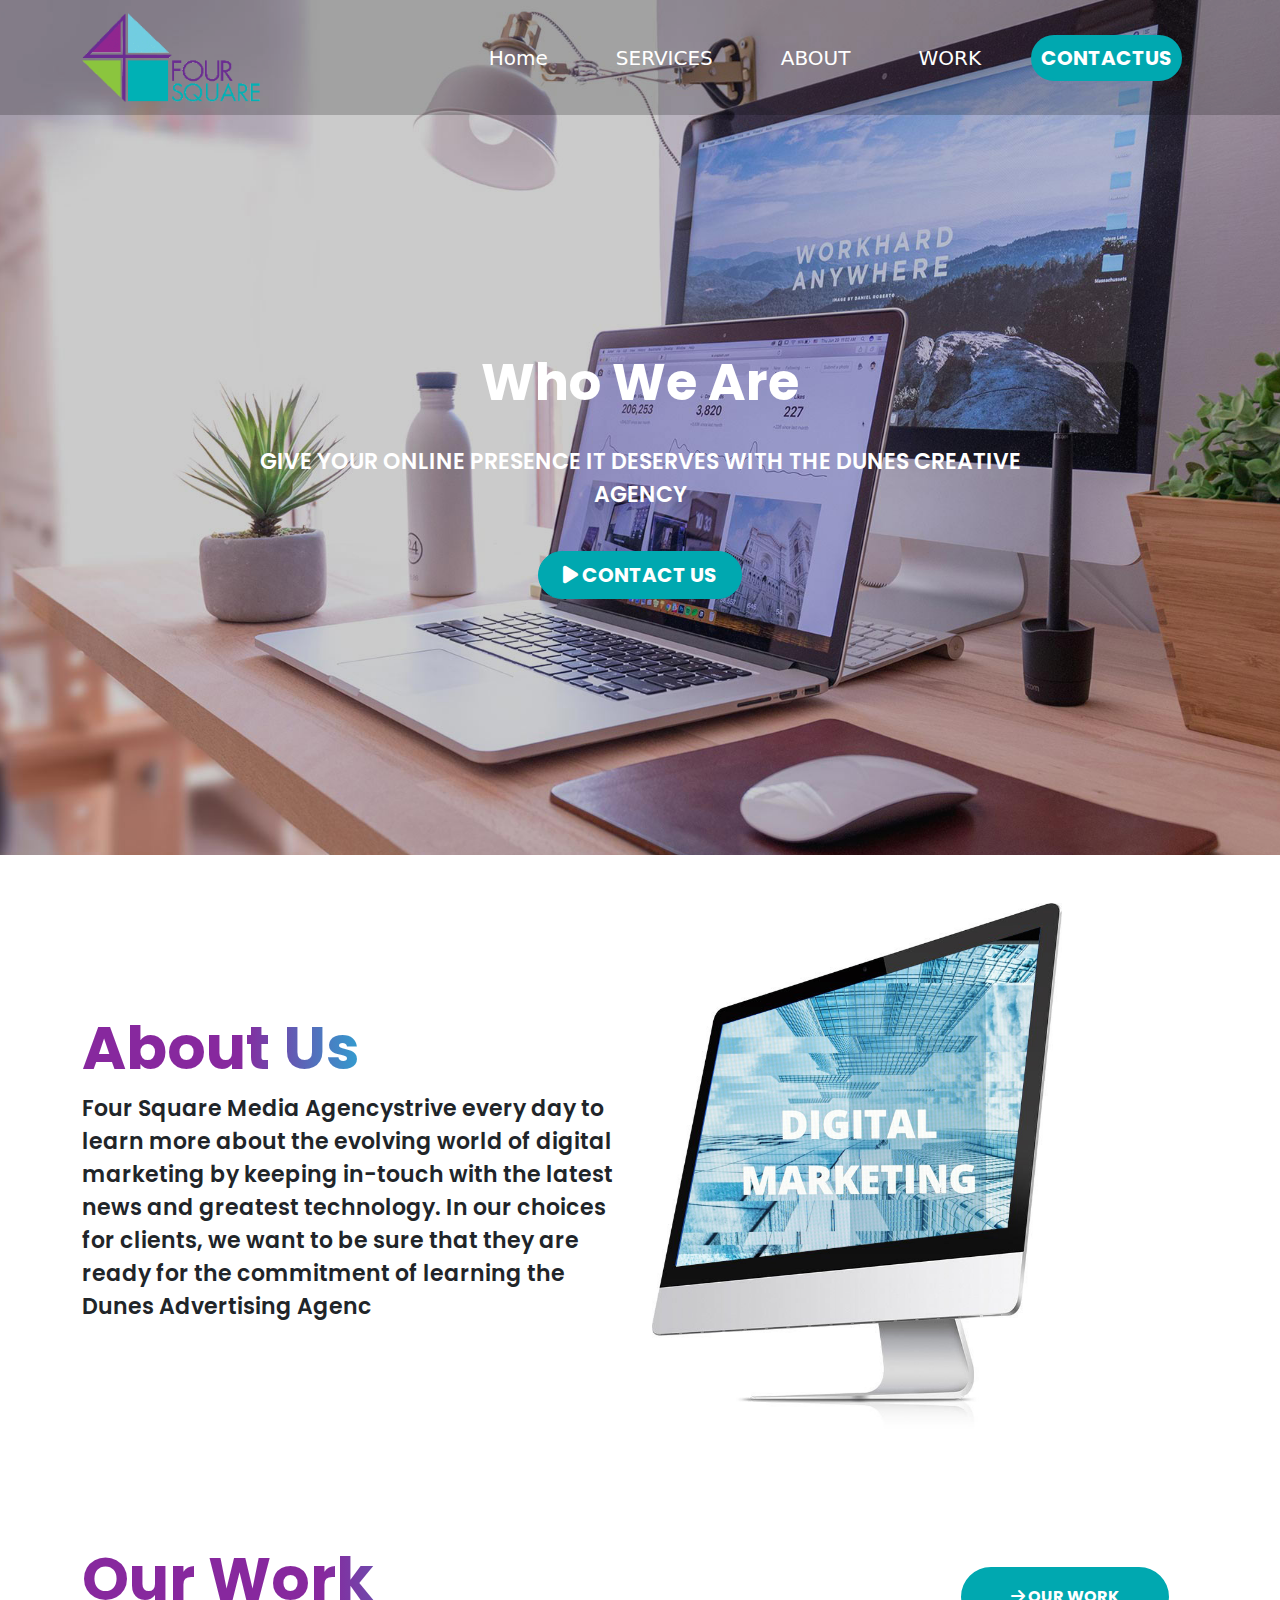
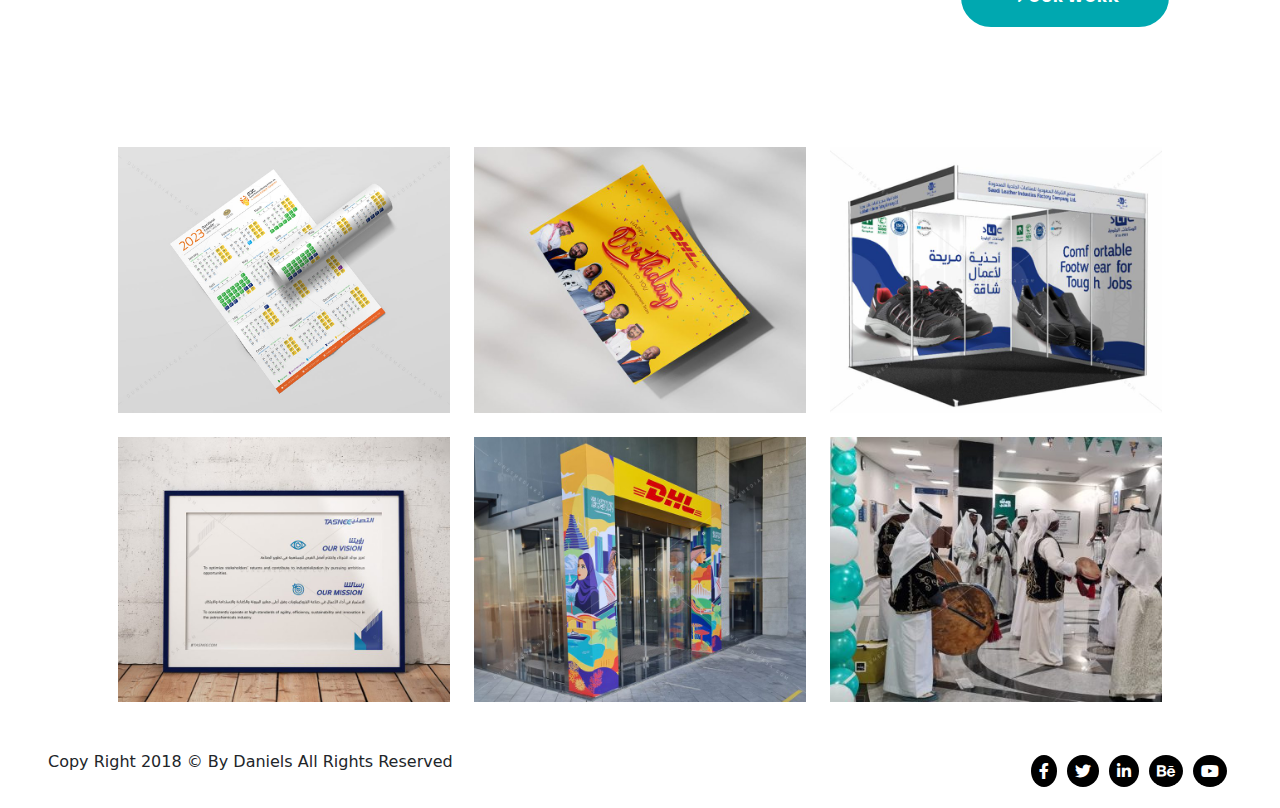
<file: about.html>
<!DOCTYPE html>
<html lang="en">
<head>
    <meta charset="UTF-8">
    <meta http-equiv="X-UA-Compatible" content="IE=edge">
    <meta name="viewport" content="width=device-width, initial-scale=1.0">
    <title>Document</title>
    <link rel="preconnect" href="https://fonts.googleapis.com">
    <link rel="preconnect" href="https://fonts.gstatic.com" crossorigin>
    <link href="https://fonts.googleapis.com/css2?family=Pacifico&family=Poppins:wght@300&display=swap" rel="stylesheet">
    <link rel="stylesheet" href="./css/all.min.css">
    <link rel="stylesheet" href="./css/bootstrap.min.css">
    <link rel="stylesheet" href="./css/about.css">
</head>
<body>
    <header >
        <div class="home overflow-hidden">
            <nav class="navbar navbar-expand-lg   " id="navbar-header">
                <div class="container my-auto ">
                  <a class="navbar-brand fw-bold text-white " href="#"><img src="./img/logo_color.png" class="w-50" alt=""></a>
                  <button class="navbar-toggler" type="button" data-bs-toggle="collapse" data-bs-target="#navbarSupportedContent"
                    aria-controls="navbarSupportedContent" aria-expanded="false" aria-label="Toggle navigation">
                    <span class="navbar-toggler-icon"></span>
                  </button>
                  <div class="collapse navbar-collapse  " id="navbarSupportedContent">
                    <ul class="navbar-nav ms-auto mb-2 mb-lg-0 ">
                      <li class="nav-item px-3">
                        <a class="nav-link active fs-5  text-white" href="./index.html" aria-current="page">Home <span class="visually-hidden">(current)</span></a>
                    </li>
              
                    <li class="nav-item px-3">
                      <a class="nav-link fs-5  text-white" href="./services.html">SERVICES</a>
                  </li>
                    <li class="nav-item px-3">
                        <a class="nav-link fs-5  text-white" href="./about.html">ABOUT</a>
                    </li>
                    <li class="nav-item px-3">
                        <a class="nav-link fs-5  text-white" href="./work.html">WORK</a>
                    </li>
                     
                    </ul>
                    <div class="contact d-flex my-2 my-lg-0 px-3">
                      <a href="./contactUs.html">   <button class="btn  px-2 rounded-5 border-2   rounded-5  text-white fs-5 " type="submit" >CONTACTUS</button>
</a>
                  </div>
                  </div>
                </div>
              </nav>


              <div class=" home-caption  text-white text-center py-5 d-flex align-items-center justify-content-center  w-100  " >
              <div>
                <h1 >
                  
                    Who We Are
                                  </h1>
                  <p class="p-4 ">
                    GIVE YOUR ONLINE PRESENCE IT DESERVES WITH THE DUNES CREATIVE <br> AGENCY
                </p>
            
            
            
                  <button class="btn  rounded-5  text-white fs-5 p-2 px-4 " > 
                    <i class=" fa fa-play button-icon-left" aria-hidden="true" ></i>    CONTACT US
                  </button >
              </div>
          </div>
        </div>
    </header>

    <div class="about p-5">
<div class="container">
    <div class="row">
        <div class="col-md-6  d-flex align-items-center">
           <div class="about-caption">
            <h1 class="title">About Us</h1>
            <p>
                Four Square Media Agencystrive every day to learn more about the evolving world of digital marketing by keeping in-touch with the latest news and greatest technology.
In our choices for clients, we want to be sure that they are ready for the commitment of learning the Dunes Advertising Agenc
            </p>
           </div>
        </div>
        <div class="col-md-6">
            <img src="./img/about.jpg" alt="" class="w-75">
        </div>
    </div>
</div>
    </div>

    <div class="ourWork  p-5 ">
        <div class="container">
    
    <div class="row">
        <div class="col-md-9">
            <h1 class="fw-blod title" style="font-size: 60px; ">Our Work</h1>

        </div>
        <div class="col-md-3">
    
            <button class="btn rounded-5 border-2 py-3 m-4 px-5 text-white" >
              <i class="fa-solid fa-arrow-right" style="color: #ffffff;"></i>  OUR WORK
            </button>
        </div>
    </div>
        </div>
    </div>



    <div class="container p-5">
        <div class="row gy-4">
          <div class="col-md-4">
            <div class="Portfolio-contant overflow-hidden position-relative">
              <img src="./img/calendars-1.jpg" class="w-100" alt="">
        <a href="">
          <div class="layer d-flex align-items-center justify-content-center">
            <div class="Portfolio-text text-center">
              <i class="fa-solid fa-link fs-1" style="color: #1ca0ba;" ></i>              
            </div>
          </div>
        </a>
            </div>
          </div>
          <div class="col-md-4">
            <div class="Portfolio-contant overflow-hidden position-relative">
              <img src="./img/dhl-1-800x640.jpg" class="w-100" alt="">
              <a href="">
                <div class="layer d-flex align-items-center justify-content-center">
                  <div class="Portfolio-text text-center">
                    <i class="fa-solid fa-link fs-1" style="color: #1ca0ba;" ></i>              
                  </div>
                </div>
              </a>
            </div>
          </div>
          <div class="col-md-4">
            <div class="Portfolio-contant overflow-hidden position-relative">
              <img src="./img/slic-1-800x640.jpg" class="w-100" alt="">
              <a href="">
                <div class="layer d-flex align-items-center justify-content-center">
                  <div class="Portfolio-text text-center">
                    <i class="fa-solid fa-link fs-1" style="color: #1ca0ba;" ></i>              
                  </div>
                </div>
              </a>
            </div>
          </div>
          <div class="col-md-4">
            <div class="Portfolio-contant overflow-hidden position-relative">
              <img src="./img/tasnee-1-800x640.jpg" class="w-100" alt="">
              <a href="">
                <div class="layer d-flex align-items-center justify-content-center">
                  <div class="Portfolio-text text-center">
                    <i class="fa-solid fa-link fs-1" style="color: #1ca0ba;" ></i>              
                  </div>
                </div>
              </a>
            </div>
          </div>
          <div class="col-md-4">
            <div class="Portfolio-contant overflow-hidden position-relative">
              <img src="./img/dhl-national-day-4-800x640.jpg" class="w-100" alt="">
              <a href="">
                <div class="layer d-flex align-items-center justify-content-center">
                  <div class="Portfolio-text text-center">
                    <i class="fa-solid fa-link fs-1" style="color: #1ca0ba;" ></i>              
                  </div>
                </div>
              </a>
            </div>
          </div>
          <div class="col-md-4">
            <div class="Portfolio-contant overflow-hidden position-relative">
              <img src="./img/Marafiq_national_day_2-400x320.jpg" class="w-100" alt="">
              <a href="">
                <div class="layer d-flex align-items-center justify-content-center">
                  <div class="Portfolio-text text-center">
                    <i class="fa-solid fa-link fs-1" style="color: #1ca0ba;" ></i>              
                  </div>
                </div>
              </a>
            </div>
          </div>
    
    
        </div>
      </div>


<!-- footer -->
<footer class=" px-5">
    <div class="d-flex justify-content-between fw-medium ">
        <p>Copy Right 2018 © By Daniels All Rights Reserved</p> 
    
    
        <div class="social-icons d-flex justify-content-around align-items-center text-white ">
            <ul class="d-flex social-icon">
              <li>
                <a href="https://www.facebook.com/" target="_blank"><i class="fa-brands fa-facebook-f p-2"></i></a>
              </li>
              <li>
                <a href="https://www.twitter.com/" target="_blank"><i class="fa-brands fa-twitter p-2"></i></a>
              </li>
              <li>
                <a href="https://www.facebook.com/" target="_blank"><i class="fa-brands fa-linkedin-in p-2"></i></i></a>
              </li>
              <li>
                <a href="https://www.linkedin.com/" target="_blank"><i class="fa-brands fa-behance p-2"></i></a>
              </li>
              <li>
                <a href="https://www.youtube.com/" target="_blank"><i class="fa-brands fa-youtube p-2"></i></a>
              </li>
            </ul>
            
          </div>
    </div>
      
    </footer>
    


    <script src="./js/bootstrap.bundle.min.js"></script>

</body>
</html>
</file>
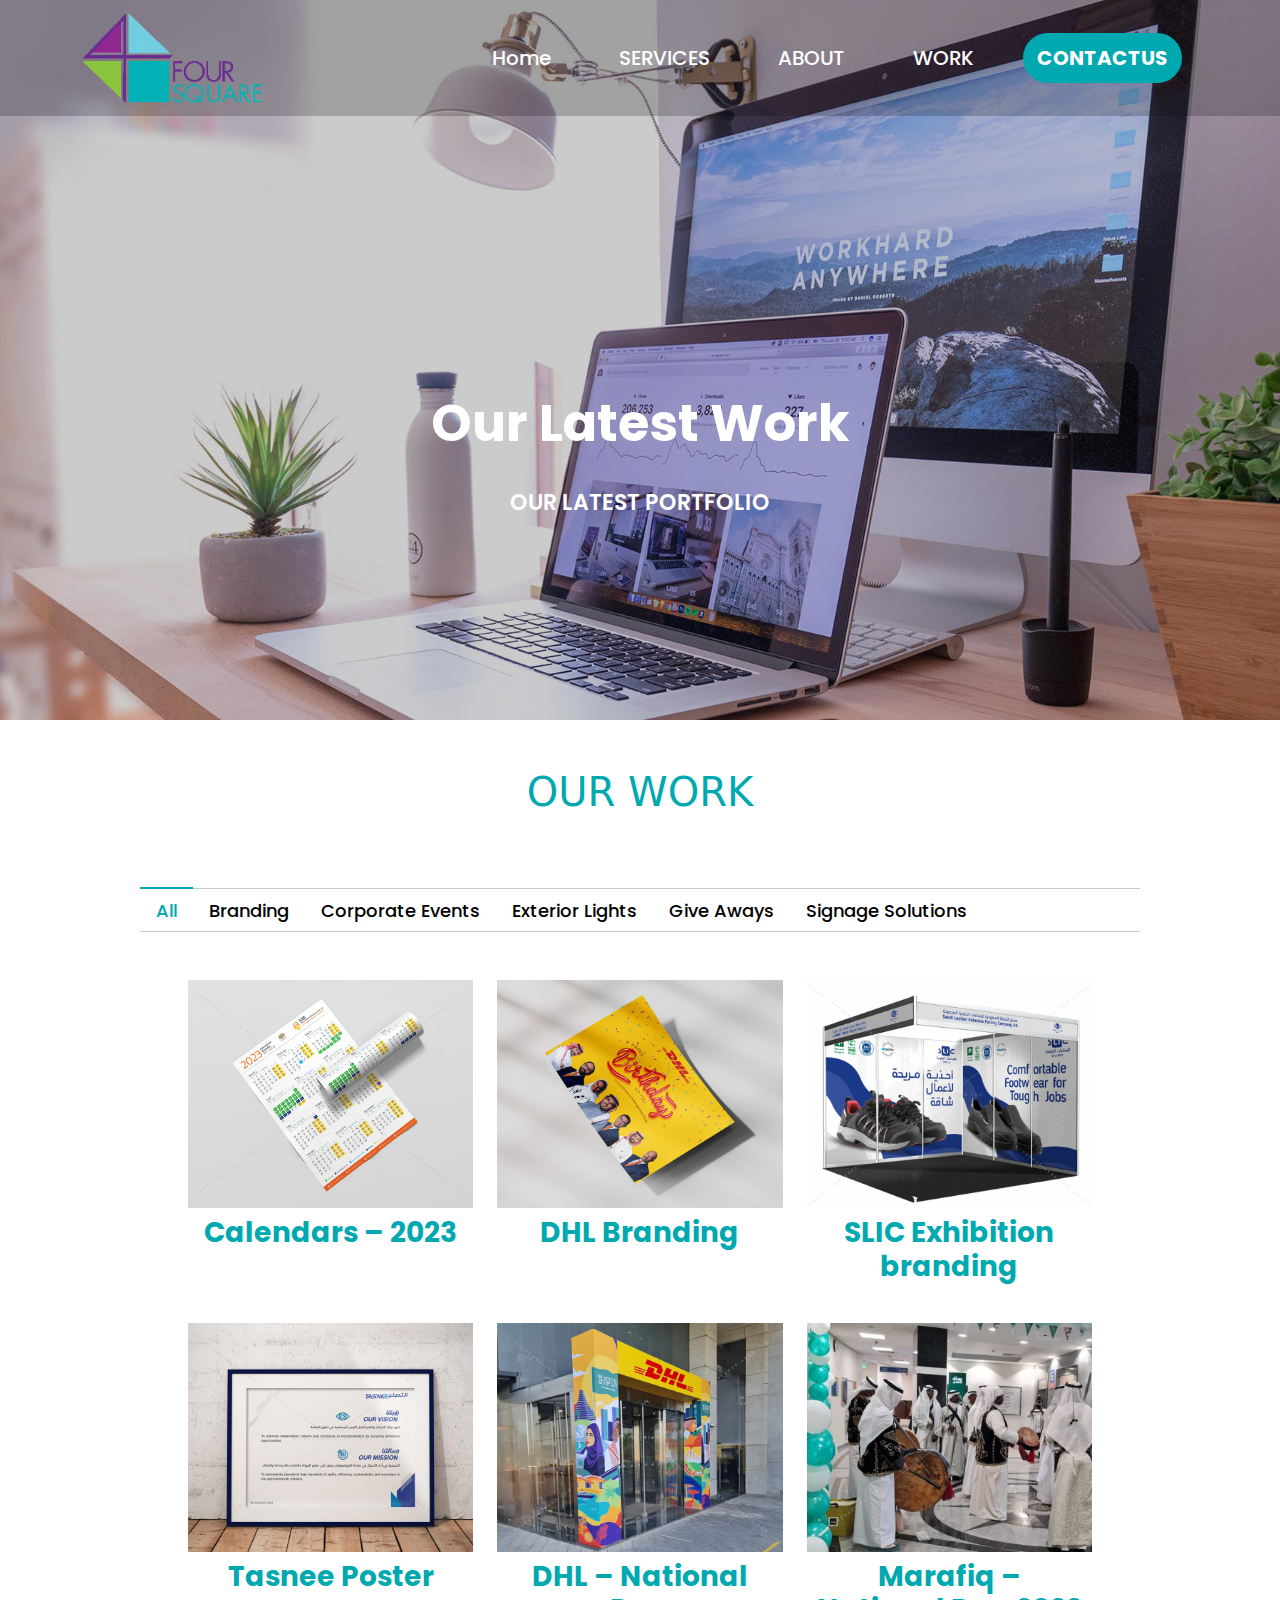
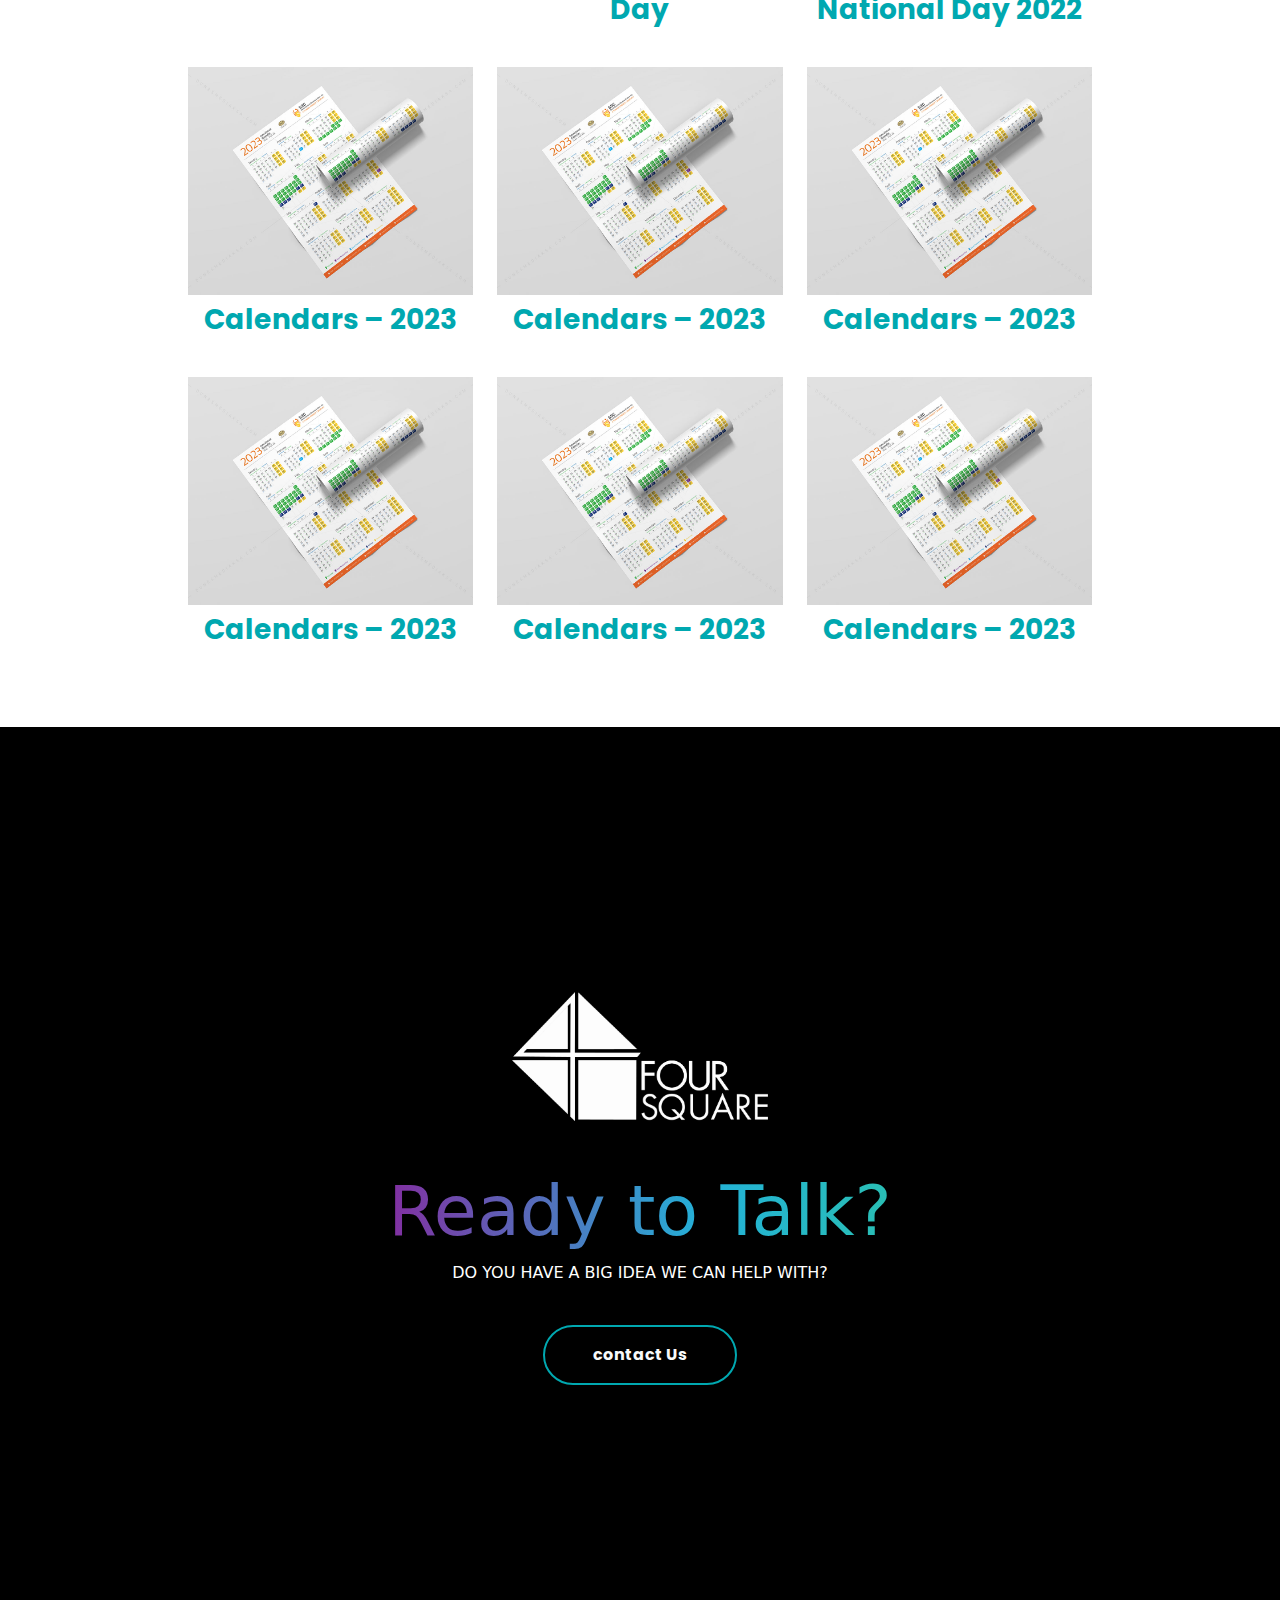
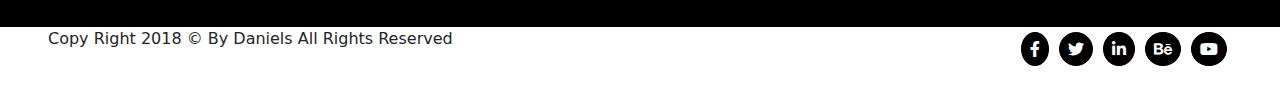
<file: work.html>
<!DOCTYPE html>
<html lang="en">
<head>
    <meta charset="UTF-8">
    <meta http-equiv="X-UA-Compatible" content="IE=edge">
    <meta name="viewport" content="width=device-width, initial-scale=1.0">
    <title>Document</title>
    <link rel="preconnect" href="https://fonts.googleapis.com">
    <link rel="preconnect" href="https://fonts.gstatic.com" crossorigin>
    <link href="https://fonts.googleapis.com/css2?family=Pacifico&family=Poppins:wght@300&display=swap" rel="stylesheet">
    <link rel="stylesheet" href="./css/all.min.css">
    <link rel="stylesheet" href="./css/bootstrap.min.css">
    <link rel="stylesheet" href="./css/work.css">
</head>
<body>
    
    <header>
        <div class="home overflow-hidden">
            <nav class="navbar navbar-expand-lg   " id="navbar-header">
                <div class="container w-100 my-auto ">
                  <a class="navbar-brand fw-bold text-white " href="#"><img src="./img/logo_color.png" class="w-50" alt=""></a>
                  <button class="navbar-toggler" type="button" data-bs-toggle="collapse" data-bs-target="#navbarSupportedContent"
                    aria-controls="navbarSupportedContent" aria-expanded="false" aria-label="Toggle navigation">
                    <span class="navbar-toggler-icon"></span>
                  </button>
                  <div class="collapse navbar-collapse  " id="navbarSupportedContent">
                    <ul class="navbar-nav ms-auto mb-2 mb-lg-0 ">
                      <li class="nav-item px-3">
                        <a class="nav-link  fs-5  text-white" href="./index.html" aria-current="page">Home <span class="visually-hidden">(current)</span></a>
                    </li>
              
                    <li class="nav-item px-3">
                      <a class="nav-link fs-5  text-white" href="./services.html">SERVICES</a>
                  </li>
                    <li class="nav-item px-3">
                        <a class="nav-link fs-5  text-white" href="./about.html">ABOUT</a>
                    </li>
                    <li class="nav-item px-3">
                        <a class="nav-link fs-5  text-white" href="./work.html">WORK</a>
                    </li>
                     
                    </ul>
                    <div class="contact d-flex my-2 my-lg-0 px-3">
                      <a href="./contactUs.html">   <button class="btn my-2 my-sm-0 rounded-5 border-2 py-2  rounded-5  text-white fs-5 " type="submit" >CONTACTUS</button> </a>
                      </div>
                  </div>
                </div>
              </nav>


              <div class=" home-caption  text-white text-center py-5 d-flex align-items-center justify-content-center  w-100  " >
              <div>
                <h1 >
                  
                    Our Latest Work

                                  </h1>
                  <p class="p-4 ">
                    OUR LATEST PORTFOLIO
                                </p>
            
            
            
       
              </div>
          </div>
        </div>
    </header>


    <div class="container py-5   text-center " style="color: rgb(0,168,176); "> 
        <h1> OUR WORK</h1>
        <!-- <div class="line left"></div>
        <div class="line center"></div>
        <div class="line right"></div> -->
    </div>

<div class="ourWork py-3 ">    
    <div class="container ">
        <hr>
        <ul class="nav nav-tabs border-0 p-0" id="myTab" role="tablist">
            <li class="nav-item" role="presentation">
              <button class="nav-link active" id="home-tab" data-bs-toggle="tab" data-bs-target="#home-tab-pane" type="button" role="tab" aria-controls="home-tab-pane" aria-selected="true">All</button>
            </li>
            <li class="nav-item" role="presentation">
              <button class="nav-link" id="Branding-tab" data-bs-toggle="tab" data-bs-target="#Branding-tab-pane" type="button" role="tab" aria-controls="Branding-tab-pane" aria-selected="false">Branding</button>
            </li>
            <li class="nav-item" role="presentation">
              <button class="nav-link" id="CorporateEvents-tab" data-bs-toggle="tab" data-bs-target="#CorporateEvents-tab-pane" type="button" role="tab" aria-controls="CorporateEvents-tab-pane" aria-selected="false">Corporate Events</button>
            </li>
            <li class="nav-item" role="presentation">
                <button class="nav-link" id="Exterior-tab" data-bs-toggle="tab" data-bs-target="#Exterior-tab-pane" type="button" role="tab" aria-controls="Exterior-tab-pane" aria-selected="false">Exterior Lights</button>
              </li>
                   <li class="nav-item" role="presentation">
                <button class="nav-link" id="GiveAways-tab" data-bs-toggle="tab" data-bs-target="#GiveAways-tab-pane" type="button" role="tab" aria-controls="GiveAways-tab-pane" aria-selected="false">Give Aways</button>
                      </li>
              <li class="nav-item" role="presentation">
                <button class="nav-link" id="SignageSolutions-tab" data-bs-toggle="tab" data-bs-target="#SignageSolutions-tab-pane" type="button" role="tab" aria-controls="SignageSolutions-tab-pane" aria-selected="false">Signage Solutions</button>
              </li>
         
          </ul>
          <hr>
          <div class="tab-content" id="myTabContent">
            <div class="tab-pane fade show active" id="home-tab-pane" role="tabpanel" aria-labelledby="home-tab" tabindex="0">

                <div class="container w-auto p-5">
                <div class="row gy-4">
                  <div class="col-md-4 text text">
                    <div class="Portfolio-contant overflow-hidden position-relative">
                      <img src="./img/calendars-1.jpg" class="w-100" alt="">
                <a href="">
                  <div class="layer d-flex align-items-center justify-content-center">
                    <div class="Portfolio-text text-center">
                      <i class="fa-solid fa-link fs-1" style="color: #1ca0ba;" ></i>              
                    </div>
                  </div>
                </a>

                    </div>
                    <h3 class="p-2 text-center "> Calendars – 2023 </h3>

                  </div>
                  <div class="col-md-4 text">
                    <div class="Portfolio-contant overflow-hidden position-relative">
                      <img src="./img/dhl-1-800x640.jpg" class="w-100" alt="">
                      <a href="">
                        <div class="layer d-flex align-items-center justify-content-center">
                          <div class="Portfolio-text text-center">
                            <i class="fa-solid fa-link fs-1" style="color: #1ca0ba;" ></i>              
                          </div>
                        </div>
                      </a>
                    </div>
                    <h3 class="p-2 text-center"> DHL Branding </h3>

                  </div>
                  <div class="col-md-4 text">
                    <div class="Portfolio-contant overflow-hidden position-relative">
                      <img src="./img/slic-1-800x640.jpg" class="w-100" alt="">
                      <a href="">
                        <div class="layer d-flex align-items-center justify-content-center">
                          <div class="Portfolio-text text-center">
                            <i class="fa-solid fa-link fs-1" style="color: #1ca0ba;" ></i>              
                          </div>
                        </div>
                      </a>
                    </div>
                    <h3 class="p-2 text-center"> SLIC Exhibition branding </h3>
                  </div>
                  <div class="col-md-4 text">
                    <div class="Portfolio-contant overflow-hidden position-relative">
                      <img src="./img/tasnee-1-800x640.jpg" class="w-100" alt="">
                      <a href="">
                        <div class="layer d-flex align-items-center justify-content-center">
                          <div class="Portfolio-text text-center">
                            <i class="fa-solid fa-link fs-1" style="color: #1ca0ba;" ></i>              
                          </div>
                        </div>
                      </a>
                    </div>

                    <h3 class="p-2 text-center">  Tasnee Poster </h3>

                  </div>
                  <div class="col-md-4 text">
                    <div class="Portfolio-contant overflow-hidden position-relative">
                      <img src="./img/dhl-national-day-4-800x640.jpg" class="w-100" alt="">
                      <a href="">
                        <div class="layer d-flex align-items-center justify-content-center">
                          <div class="Portfolio-text text-center">
                            <i class="fa-solid fa-link fs-1" style="color: #1ca0ba;" ></i>              
                          </div>
                        </div>
                      </a>
                    </div>
                    <h3 class="p-2 text-center"> DHL – National Day </h3>

                  </div>
                  <div class="col-md-4 text">
                    <div class="Portfolio-contant overflow-hidden position-relative">
                      <img src="./img/Marafiq_national_day_2-400x320.jpg" class="w-100" alt="">
                      <a href="">
                        <div class="layer d-flex align-items-center justify-content-center">
                          <div class="Portfolio-text text-center">
                            <i class="fa-solid fa-link fs-1" style="color: #1ca0ba;" ></i>              
                          </div>
                        </div>
                      </a>
                    </div>
                    <h3 class="p-2 text-center"> Marafiq – National Day 2022 </h3>
 
                  </div>
            

                  <div class="col-md-4 text">
                    <div class="Portfolio-contant overflow-hidden position-relative">
                      <img src="./img/calendars-1.jpg" class="w-100" alt="">
                <a href="">
                  <div class="layer d-flex align-items-center justify-content-center">
                    <div class="Portfolio-text text-center">
                      <i class="fa-solid fa-link fs-1" style="color: #1ca0ba;" ></i>              
                    </div>
                  </div>
                </a>

                    </div>
                    <h3 class="p-2 text-center "> Calendars – 2023 </h3>

                  </div>

                  <div class="col-md-4 text">
                    <div class="Portfolio-contant overflow-hidden position-relative">
                      <img src="./img/calendars-1.jpg" class="w-100" alt="">
                <a href="">
                  <div class="layer d-flex align-items-center justify-content-center">
                    <div class="Portfolio-text text-center">
                      <i class="fa-solid fa-link fs-1" style="color: #1ca0ba;" ></i>              
                    </div>
                  </div>
                </a>

                    </div>
                    <h3 class="p-2 text-center "> Calendars – 2023 </h3>

                  </div>

                  <div class="col-md-4 text">
                    <div class="Portfolio-contant overflow-hidden position-relative">
                      <img src="./img/calendars-1.jpg" class="w-100" alt="">
                <a href="">
                  <div class="layer d-flex align-items-center justify-content-center">
                    <div class="Portfolio-text text-center">
                      <i class="fa-solid fa-link fs-1" style="color: #1ca0ba;" ></i>              
                    </div>
                  </div>
                </a>

                    </div>
                    <h3 class="p-2 text-center "> Calendars – 2023 </h3>

                  </div>
                  
                  <div class="col-md-4 text">
                    <div class="Portfolio-contant overflow-hidden position-relative">
                      <img src="./img/calendars-1.jpg" class="w-100" alt="">
                <a href="">
                  <div class="layer d-flex align-items-center justify-content-center">
                    <div class="Portfolio-text text-center">
                      <i class="fa-solid fa-link fs-1" style="color: #1ca0ba;" ></i>              
                    </div>
                  </div>
                </a>

                    </div>
                    <h3 class="p-2 text-center "> Calendars – 2023 </h3>

                  </div>

                  <div class="col-md-4 text">
                    <div class="Portfolio-contant overflow-hidden position-relative">
                      <img src="./img/calendars-1.jpg" class="w-100" alt="">
                <a href="">
                  <div class="layer d-flex align-items-center justify-content-center">
                    <div class="Portfolio-text text-center">
                      <i class="fa-solid fa-link fs-1" style="color: #1ca0ba;" ></i>              
                    </div>
                  </div>
                </a>

                    </div>
                    <h3 class="p-2 text-center "> Calendars – 2023 </h3>

                  </div>
                  <div class="col-md-4 text">
                    <div class="Portfolio-contant overflow-hidden position-relative">
                      <img src="./img/calendars-1.jpg" class="w-100" alt="">
                <a href="">
                  <div class="layer d-flex align-items-center justify-content-center">
                    <div class="Portfolio-text text-center">
                      <i class="fa-solid fa-link fs-1" style="color: #1ca0ba;" ></i>              
                    </div>
                  </div>
                </a>

                    </div>
                    <h3 class="p-2 text-center "> Calendars – 2023 </h3>

                  </div>
                </div>
              </div></div>
            <div class="tab-pane fade" id="Branding-tab-pane" role="tabpanel" aria-labelledby="Branding-tab" tabindex="0">   
                <div class="container w-auto p-5">
                <div class="row gy-4">
                  <div class="col-md-4 text">
                    <div class="Portfolio-contant overflow-hidden position-relative">
                      <img src="./img/calendars-1.jpg" class="w-100" alt="">
                <a href="">
                  <div class="layer d-flex align-items-center justify-content-center">
                    <div class="Portfolio-text text-center">
                      <i class="fa-solid fa-link fs-1" style="color: #1ca0ba;" ></i>              
                    </div>
                  </div>
                </a>

                    </div>
                    <h3 class="p-2 text-center "> Calendars – 2023 </h3>

                  </div>
                  <div class="col-md-4 text">
                    <div class="Portfolio-contant overflow-hidden position-relative">
                      <img src="./img/dhl-1-800x640.jpg" class="w-100" alt="">
                      <a href="">
                        <div class="layer d-flex align-items-center justify-content-center">
                          <div class="Portfolio-text text-center">
                            <i class="fa-solid fa-link fs-1" style="color: #1ca0ba;" ></i>              
                          </div>
                        </div>
                      </a>
                    </div>
                    <h3 class="p-2 text-center"> DHL Branding </h3>

                  </div>
                  <div class="col-md-4 text">
                    <div class="Portfolio-contant overflow-hidden position-relative">
                      <img src="./img/slic-1-800x640.jpg" class="w-100" alt="">
                      <a href="">
                        <div class="layer d-flex align-items-center justify-content-center">
                          <div class="Portfolio-text text-center">
                            <i class="fa-solid fa-link fs-1" style="color: #1ca0ba;" ></i>              
                          </div>
                        </div>
                      </a>
                    </div>
                    <h3 class="p-2 text-center"> SLIC Exhibition branding </h3>
                  </div>
                  <div class="col-md-4 text">
                    <div class="Portfolio-contant overflow-hidden position-relative">
                      <img src="./img/tasnee-1-800x640.jpg" class="w-100" alt="">
                      <a href="">
                        <div class="layer d-flex align-items-center justify-content-center">
                          <div class="Portfolio-text text-center">
                            <i class="fa-solid fa-link fs-1" style="color: #1ca0ba;" ></i>              
                          </div>
                        </div>
                      </a>
                    </div>

                    <h3 class="p-2 text-center">  Tasnee Poster </h3>

                  </div>
                 
                 

                
                
                </div>
              </div>
            </div>
            <div class="tab-pane fade" id="CorporateEvents-tab-pane" role="tabpanel" aria-labelledby="CorporateEvents-tab" tabindex="0">      <div class="container w-auto p-5">
                <div class="row gy-4">
                  <div class="col-md-4 text">
                    <div class="Portfolio-contant overflow-hidden position-relative">
                      <img src="./img/calendars-1.jpg" class="w-100" alt="">
                <a href="">
                  <div class="layer d-flex align-items-center justify-content-center">
                    <div class="Portfolio-text text-center">
                      <i class="fa-solid fa-link fs-1" style="color: #1ca0ba;" ></i>              
                    </div>
                  </div>
                </a>

                    </div>
                    <h3 class="p-2 text-center "> Calendars – 2023 </h3>

                  </div>
                  <div class="col-md-4 text">
                    <div class="Portfolio-contant overflow-hidden position-relative">
                      <img src="./img/dhl-1-800x640.jpg" class="w-100" alt="">
                      <a href="">
                        <div class="layer d-flex align-items-center justify-content-center">
                          <div class="Portfolio-text text-center">
                            <i class="fa-solid fa-link fs-1" style="color: #1ca0ba;" ></i>              
                          </div>
                        </div>
                      </a>
                    </div>
                    <h3 class="p-2 text-center"> DHL Branding </h3>

                  </div>
                  <div class="col-md-4 text">
                    <div class="Portfolio-contant overflow-hidden position-relative">
                      <img src="./img/slic-1-800x640.jpg" class="w-100" alt="">
                      <a href="">
                        <div class="layer d-flex align-items-center justify-content-center">
                          <div class="Portfolio-text text-center">
                            <i class="fa-solid fa-link fs-1" style="color: #1ca0ba;" ></i>              
                          </div>
                        </div>
                      </a>
                    </div>
                    <h3 class="p-2 text-center"> SLIC Exhibition branding </h3>
                  </div>
                  <div class="col-md-4 text">
                    <div class="Portfolio-contant overflow-hidden position-relative">
                      <img src="./img/tasnee-1-800x640.jpg" class="w-100" alt="">
                      <a href="">
                        <div class="layer d-flex align-items-center justify-content-center">
                          <div class="Portfolio-text text-center">
                            <i class="fa-solid fa-link fs-1" style="color: #1ca0ba;" ></i>              
                          </div>
                        </div>
                      </a>
                    </div>

                    <h3 class="p-2 text-center">  Tasnee Poster </h3>

                  </div>
                 
                 

                
                
                </div>
              </div></div>
            <div class="tab-pane fade" id="Exterior-tab-pane" role="tabpanel" aria-labelledby="Exterior-tab" tabindex="0">
                <div class="container w-auto p-5">
                    <div class="row gy-4">
                      <div class="col-md-4 text">
                        <div class="Portfolio-contant overflow-hidden position-relative">
                          <img src="./img/calendars-1.jpg" class="w-100" alt="">
                    <a href="">
                      <div class="layer d-flex align-items-center justify-content-center">
                        <div class="Portfolio-text text-center">
                          <i class="fa-solid fa-link fs-1" style="color: #1ca0ba;" ></i>              
                        </div>
                      </div>
                    </a>
    
                        </div>
                        <h3 class="p-2 text-center "> Calendars – 2023 </h3>
    
                      </div>
                      <div class="col-md-4 text">
                        <div class="Portfolio-contant overflow-hidden position-relative">
                          <img src="./img/dhl-1-800x640.jpg" class="w-100" alt="">
                          <a href="">
                            <div class="layer d-flex align-items-center justify-content-center">
                              <div class="Portfolio-text text-center">
                                <i class="fa-solid fa-link fs-1" style="color: #1ca0ba;" ></i>              
                              </div>
                            </div>
                          </a>
                        </div>
                        <h3 class="p-2 text-center"> DHL Branding </h3>
    
                      </div>
                    
                
                     
                     
    
                    
                    
                    </div>
                  </div>
            </div>
            <div class="tab-pane fade" id="GiveAways-tab-pane" role="tabpanel" aria-labelledby="GiveAways-tab" tabindex="0"><div class="container w-auto p-5">
                <div class="row gy-4">
                  <div class="col-md-4 text">
                    <div class="Portfolio-contant overflow-hidden position-relative">
                      <img src="./img/calendars-1.jpg" class="w-100" alt="">
                <a href="">
                  <div class="layer d-flex align-items-center justify-content-center">
                    <div class="Portfolio-text text-center">
                      <i class="fa-solid fa-link fs-1" style="color: #1ca0ba;" ></i>              
                    </div>
                  </div>
                </a>

                    </div>
                    <h3 class="p-2 text-center "> Calendars – 2023 </h3>

                  </div>
                  <div class="col-md-4 text">
                    <div class="Portfolio-contant overflow-hidden position-relative">
                      <img src="./img/dhl-1-800x640.jpg" class="w-100" alt="">
                      <a href="">
                        <div class="layer d-flex align-items-center justify-content-center">
                          <div class="Portfolio-text text-center">
                            <i class="fa-solid fa-link fs-1" style="color: #1ca0ba;" ></i>              
                          </div>
                        </div>
                      </a>
                    </div>
                    <h3 class="p-2 text-center"> DHL Branding </h3>

                  </div>
                  <div class="col-md-4 text">
                    <div class="Portfolio-contant overflow-hidden position-relative">
                      <img src="./img/slic-1-800x640.jpg" class="w-100" alt="">
                      <a href="">
                        <div class="layer d-flex align-items-center justify-content-center">
                          <div class="Portfolio-text text-center">
                            <i class="fa-solid fa-link fs-1" style="color: #1ca0ba;" ></i>              
                          </div>
                        </div>
                      </a>
                    </div>
                    <h3 class="p-2 text-center"> SLIC Exhibition branding </h3>
                  </div>
                  <div class="col-md-4 text">
                    <div class="Portfolio-contant overflow-hidden position-relative">
                      <img src="./img/tasnee-1-800x640.jpg" class="w-100" alt="">
                      <a href="">
                        <div class="layer d-flex align-items-center justify-content-center">
                          <div class="Portfolio-text text-center">
                            <i class="fa-solid fa-link fs-1" style="color: #1ca0ba;" ></i>              
                          </div>
                        </div>
                      </a>
                    </div>

                    <h3 class="p-2 text-center">  Tasnee Poster </h3>

                  </div>
                  <div class="col-md-4 text">
                    <div class="Portfolio-contant overflow-hidden position-relative">
                      <img src="./img/dhl-national-day-4-800x640.jpg" class="w-100" alt="">
                      <a href="">
                        <div class="layer d-flex align-items-center justify-content-center">
                          <div class="Portfolio-text text-center">
                            <i class="fa-solid fa-link fs-1" style="color: #1ca0ba;" ></i>              
                          </div>
                        </div>
                      </a>
                    </div>
                    <h3 class="p-2 text-center"> DHL – National Day </h3>

                  </div>
                  <div class="col-md-4 text">
                    <div class="Portfolio-contant overflow-hidden position-relative">
                      <img src="./img/Marafiq_national_day_2-400x320.jpg" class="w-100" alt="">
                      <a href="">
                        <div class="layer d-flex align-items-center justify-content-center">
                          <div class="Portfolio-text text-center">
                            <i class="fa-solid fa-link fs-1" style="color: #1ca0ba;" ></i>              
                          </div>
                        </div>
                      </a>
                    </div>
                    <h3 class="p-2 text-center"> Marafiq – National Day 2022 </h3>
 
                  </div>
            

                  



                  
                </div>
              </div></div>
            <div class="tab-pane fade" id="SignageSolutions-tab-pane" role="tabpanel" aria-labelledby="SignageSolutions-tab" tabindex="0">      <div class="container w-auto p-5">
                <div class="row gy-4">
                  <div class="col-md-4 text">
                    <div class="Portfolio-contant overflow-hidden position-relative">
                      <img src="./img/calendars-1.jpg" class="w-100" alt="">
                <a href="">
                  <div class="layer d-flex align-items-center justify-content-center">
                    <div class="Portfolio-text text-center">
                      <i class="fa-solid fa-link fs-1" style="color: #1ca0ba;" ></i>              
                    </div>
                  </div>
                </a>

                    </div>
                    <h3 class="p-2 text-center "> Calendars – 2023 </h3>

                  </div>
                  <div class="col-md-4 text">
                    <div class="Portfolio-contant overflow-hidden position-relative">
                      <img src="./img/dhl-1-800x640.jpg" class="w-100" alt="">
                      <a href="">
                        <div class="layer d-flex align-items-center justify-content-center">
                          <div class="Portfolio-text text-center">
                            <i class="fa-solid fa-link fs-1" style="color: #1ca0ba;" ></i>              
                          </div>
                        </div>
                      </a>
                    </div>
                    <h3 class="p-2 text-center"> DHL Branding </h3>

                  </div>
                 
                 
                 

                
                
                </div>
              </div></div>
          </div>
       
    </div>
</div>






  <!-- contactUs -->
  <section>
    <div class="contactUs">
      
        <div class="d-flex justify-content-center align-items-center  w-100 h-100">
           
            <div class="   text-white text-center " >
<div>
    <img src="./img/logo.png" alt="" class=" m-5" >
</div>        

                <h1 class="fw-blod title" >
                  
                    Ready to Talk?
                </h1>
                <p>
                    DO YOU HAVE A BIG IDEA WE CAN HELP WITH?
                </p>
        
                <button class="btn rounded-5 border-2 py-3 m-4  px-5 text-light " >
                    contact Us
                          </button>
            
                
                </div>
        </div>
    </div>
  </section>

<!-- footer -->
<footer class=" px-5">
<div class="d-flex justify-content-between fw-medium ">
    <p>Copy Right 2018 © By Daniels All Rights Reserved</p> 


    <div class="social-icons d-flex justify-content-around align-items-center text-white ">
        <ul class="d-flex social-icon">
          <li>
            <a href="https://www.facebook.com/" target="_blank"><i class="fa-brands fa-facebook-f p-2"></i></a>
          </li>
          <li>
            <a href="https://www.twitter.com/" target="_blank"><i class="fa-brands fa-twitter p-2"></i></a>
          </li>
          <li>
            <a href="https://www.facebook.com/" target="_blank"><i class="fa-brands fa-linkedin-in p-2"></i></i></a>
          </li>
          <li>
            <a href="https://www.linkedin.com/" target="_blank"><i class="fa-brands fa-behance p-2"></i></a>
          </li>
          <li>
            <a href="https://www.youtube.com/" target="_blank"><i class="fa-brands fa-youtube p-2"></i></a>
          </li>
        </ul>
        
      </div>
</div>
  
</footer>





<script src="./js/bootstrap.bundle.min.js"></script>


</body>
</html>
</file>
<file: css/about.css>
.home{
    background-image: url(../img/slide5-2.jpg);
    width: 100%;
    height: 95vh;
    background-position: center center;
    background-size: cover;
    background-attachment: fixed;
}
.navbar li a{
    line-height: 30px;
    margin: 8px 10px;
   
}

.navbar{
    background-color: rgba(0, 0, 0, 0.2);
}
.home-caption{
    height: 80vh;
}
.home-caption h1 {
    font-size: 51px;
    font-weight: bolder;
    font-family: 'Pacifico', cursive;
    font-family: 'Poppins', sans-serif;
}
.home-caption p , .about-caption p{
    font-size: 22px;
    font-weight: 600;
    font-family: 'Pacifico', cursive;
    font-family: 'Poppins', sans-serif;
}
.home-caption button ,.contact button ,.ourWork button{
    border-color: rgb(0,168,176) !important ;
background-color: rgb(0,168,176) !important  ;
    font-family: 'Pacifico', cursive;
    font-family: 'Poppins', sans-serif;
    font-weight: bold !important;
}
.title{
    font-family: 'Pacifico', cursive;
    font-family: 'Poppins', sans-serif;
        background: rgb(135,40,158);
        background: linear-gradient(90deg, rgba(135,40,158,1) 29%, rgba(35,178,216,1) 55%, rgba(55,216,106,1) 100%);
        -webkit-background-clip: text;
        -webkit-text-fill-color: transparent;
        font-size: 60px;
        font-weight: bolder;

}

.Portfolio-contant .layer{
    position: absolute;
    top: 0px;
    left: 0px;
    right: 0px;
    bottom: 0px;
    opacity: 0;
    background-color: black;
    transition: all 1s;
    -webkit-transition: all 1s;
    -moz-transition: all 1s;
    -ms-transition: all 1s;
    -o-transition: all 1s;
}




.Portfolio-contant:hover .layer{
   
    opacity: 1;
    
}
.social-icon li {
    margin: 5px;
    list-style:none;
    border:1px solid var(--maim-color) ;
    border-radius: 50%;
    -webkit-border-radius: 50%;
    -moz-border-radius: 50%;
    -ms-border-radius: 50%;
    -o-border-radius: 50%;
    background-color: black;


}
  .social-icon li a{
    color: white;
}
</file>
<file: css/work.css>
.home{
    background-image: url(../img/slide5-2.jpg);
    width: 100%;
    height: 80vh;
    background-position: center center;
    background-size: cover;
    background-attachment: fixed;
}
.navbar li a{
    line-height: 30px;
    margin: 8px 10px;
   
}

.navbar{
    background-color: rgba(0, 0, 0, 0.2);
}
.home-caption{
    height: 80vh;
}
.home-caption h1 {
    font-size: 51px;
    font-weight: bolder;
    font-family: 'Pacifico', cursive;
    font-family: 'Poppins', sans-serif;
}
.home-caption p {
    font-size: 22px;
    font-weight: 600;
    font-family: 'Pacifico', cursive;
    font-family: 'Poppins', sans-serif;
}
.home-caption button ,.contact button {
    border-color: rgb(0,168,176) !important ;
background-color: rgb(0,168,176) !important  ;
    font-family: 'Pacifico', cursive;
    font-family: 'Poppins', sans-serif;
    font-weight: bold !important;
}

.contactUs button{
    border-color: rgb(0,168,176) !important ;
    transition: all 1s;
    -webkit-transition: all 1s;
    -moz-transition: all 1s;
    -ms-transition: all 1s;
    -o-transition: all 1s;
    font-family: 'Pacifico', cursive;
    font-family: 'Poppins', sans-serif;
    font-weight: bold !important;
}

.nav-tabs .nav-link.active {
    border: 0;
    color:  rgb(0,168,176);

}
.nav-link {

    color:  black;
    font-size: 18px;
    font-family: 'Pacifico', cursive;
    font-family: 'Poppins', sans-serif;
    font-weight: 500 !important;
  
}
.text h3{
    font-family: 'Pacifico', cursive;
    font-family: 'Poppins', sans-serif;
  font-weight: bold;
  color:rgb(0,168,176) ;
}
.nav-tabs .nav-link:focus, .nav-tabs .nav-link:hover {
    isolation: isolate;
    color:  rgb(0,168,176);
    
}
.nav-tabs .nav-link {
border: 0ch;

}
.nav-link.active {
    position: relative;
    display: inline-block;
  }
  
  .nav-link.active::after {
    content: "";
    position: absolute;
    bottom: 100%;
    left: 0;
    right: 0;
    border-bottom: 2px solid  rgb(0,168,176); /* You can customize the color and thickness of the line */
  }
  

.Portfolio-contant .layer{
   position: absolute;
   top: 0px;
   left: 0px;
   right: 0px;
   bottom: 0px;
   opacity: 0;
   background-color: black;
   transition:all 1s ;
   -webkit-transition:all 1s ;
   -moz-transition:all 1s ;
   -ms-transition:all 1s ;
   -o-transition:all 1s ;
}




.Portfolio-contant:hover .layer{
   
    opacity: 1;
    
}



hr {
  
    margin-block-start: 0;
    margin-block-end: 0;

}


.contactUs{
    width: 100%;
    height: 100vh;
    background-color: black;
}



.social-icon li {
    margin: 5px;
    list-style:none;
    border:1px solid black ;
    border-radius: 50%;
    -webkit-border-radius: 50%;
    -moz-border-radius: 50%;
    -ms-border-radius: 50%;
    -o-border-radius: 50%;
    background-color: black;


}
  .social-icon li a {
    color: white;
}

 .container{
    width: 80%;
 }
 .title h1{
    font-family: 'Pacifico', cursive;
    font-family: 'Poppins', sans-serif;
        background: rgb(135,40,158);
        background: linear-gradient(90deg, rgba(135,40,158,1) 29%, rgba(35,178,216,1) 55%, rgba(55,216,106,1) 100%);
        -webkit-background-clip: text;
        -webkit-text-fill-color: transparent;
       
        font-weight: bolder;
}


  .line {
    height: 4px; 
    background-color: rgb(0,168,176); 
    margin: 5px 0; 
    
  }
  
  .left {
    width: 20px;
    align-self: flex-start;
  }
  
  .center {
    width: 30px;
    align-self: center;
  }
  
  .right {
    width: 20px;
    align-self: flex-end;
  }
  .contactUs button:hover {
    background-color: rgb(0,168,176) !important;
   
}

  .title{
    font-size: 70px;
          background: rgb(135,40,158);
            background: linear-gradient(90deg, rgba(135,40,158,1) 29%, rgba(35,178,216,1) 55%, rgba(55,216,106,1) 100%);
            -webkit-background-clip: text;
            -webkit-text-fill-color: transparent;
    }
    .contactUs img{
        width: 20%;
    }
    .contactUs button{
        border-color: rgb(0,168,176) !important ;
        transition: all 1s;
        -webkit-transition: all 1s;
        -moz-transition: all 1s;
        -ms-transition: all 1s;
        -o-transition: all 1s;
        font-family: 'Pacifico', cursive;
        font-family: 'Poppins', sans-serif;
        font-weight: bold !important;
    }
  
  @media screen  and (max-width:850px){
   
    .title{
        font-size: 40px;
        }

        .contactUs{
            height: 70vh;
        }

        .contactUs p {
            padding: 10px;
            font-size: 18px;
            font-weight: 600;
            font-family: 'Pacifico', cursive;
            font-family: 'Poppins', sans-serif;
        }
        .contactUs img{
            width: 30%;
        }
 }
 @media screen  and (max-width:500px){
    
    .contactUs{
        height: 70vh;
    }

    .contactUs p {
        padding: 10px;
        font-size: 16px;
        font-weight: 600;
        font-family: 'Pacifico', cursive;
        font-family: 'Poppins', sans-serif;
    }
    .contactUs img{
        width: 40%;
    }
 }
</file>
